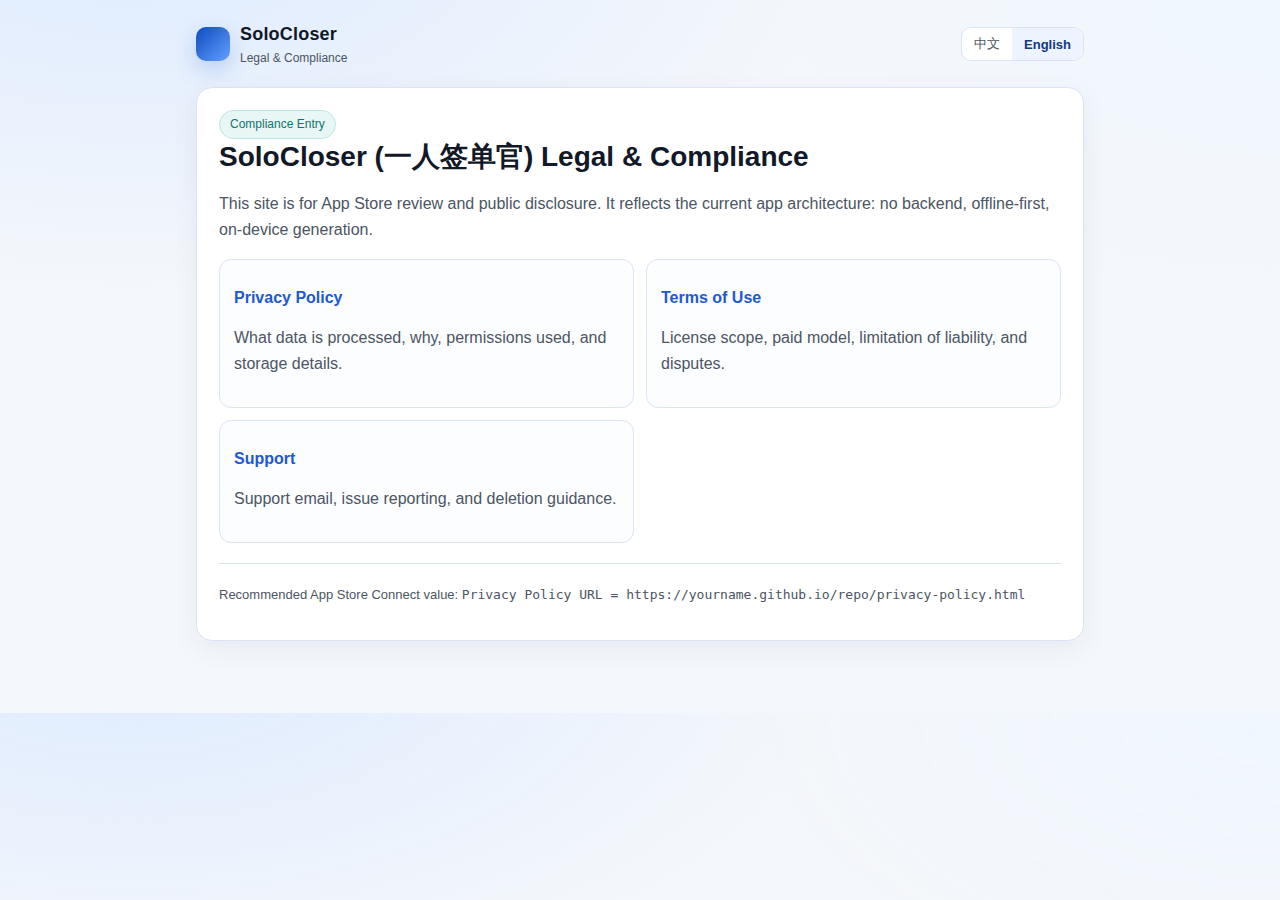
<file: index.html>
<!doctype html>
<html lang="zh-CN">
  <head>
    <meta charset="UTF-8" />
    <meta name="viewport" content="width=device-width, initial-scale=1" />
    <title>SoloCloser Legal</title>
    <link rel="stylesheet" href="assets/styles.css" />
  </head>
  <body>
    <main class="container">
      <div class="topbar">
        <div class="brand">
          <div class="logo"></div>
          <div>
            <p class="brand-title">SoloCloser</p>
            <p class="brand-sub">Legal & Compliance</p>
          </div>
        </div>
        <div class="lang-switch" aria-label="language switch">
          <button data-lang-btn="zh" type="button">中文</button>
          <button data-lang-btn="en" type="button">English</button>
        </div>
      </div>

      <section class="card" data-lang="zh">
        <span class="badge">合规页面入口</span>
        <h1>SoloCloser（一人签单官）法律与合规</h1>
        <p class="muted">
          本站用于 App Store 审核与用户公开披露。所有内容均对应当前应用版本：无后端、离线优先、本地生成。
        </p>
        <div class="grid">
          <a class="link-card" href="privacy-policy.html">
            <h3>隐私政策</h3>
            <p class="muted">说明收集范围、用途、权限与数据存储方式。</p>
          </a>
          <a class="link-card" href="terms-of-use.html">
            <h3>服务条款</h3>
            <p class="muted">说明授权范围、付费模式、责任限制与争议处理。</p>
          </a>
          <a class="link-card" href="support.html">
            <h3>支持与联系</h3>
            <p class="muted">提供客服邮箱、问题反馈和数据删除说明。</p>
          </a>
        </div>
        <hr />
        <p class="footer">
          建议在 App Store Connect 中填写：
          <code>Privacy Policy URL = https://你的用户名.github.io/仓库名/privacy-policy.html</code>
        </p>
      </section>

      <section class="card" data-lang="en">
        <span class="badge">Compliance Entry</span>
        <h1>SoloCloser (一人签单官) Legal & Compliance</h1>
        <p class="muted">
          This site is for App Store review and public disclosure. It reflects the current app architecture: no backend, offline-first, on-device generation.
        </p>
        <div class="grid">
          <a class="link-card" href="privacy-policy.html">
            <h3>Privacy Policy</h3>
            <p class="muted">What data is processed, why, permissions used, and storage details.</p>
          </a>
          <a class="link-card" href="terms-of-use.html">
            <h3>Terms of Use</h3>
            <p class="muted">License scope, paid model, limitation of liability, and disputes.</p>
          </a>
          <a class="link-card" href="support.html">
            <h3>Support</h3>
            <p class="muted">Support email, issue reporting, and deletion guidance.</p>
          </a>
        </div>
        <hr />
        <p class="footer">
          Recommended App Store Connect value:
          <code>Privacy Policy URL = https://yourname.github.io/repo/privacy-policy.html</code>
        </p>
      </section>
    </main>
    <script src="assets/site.js"></script>
  </body>
</html>
</file>
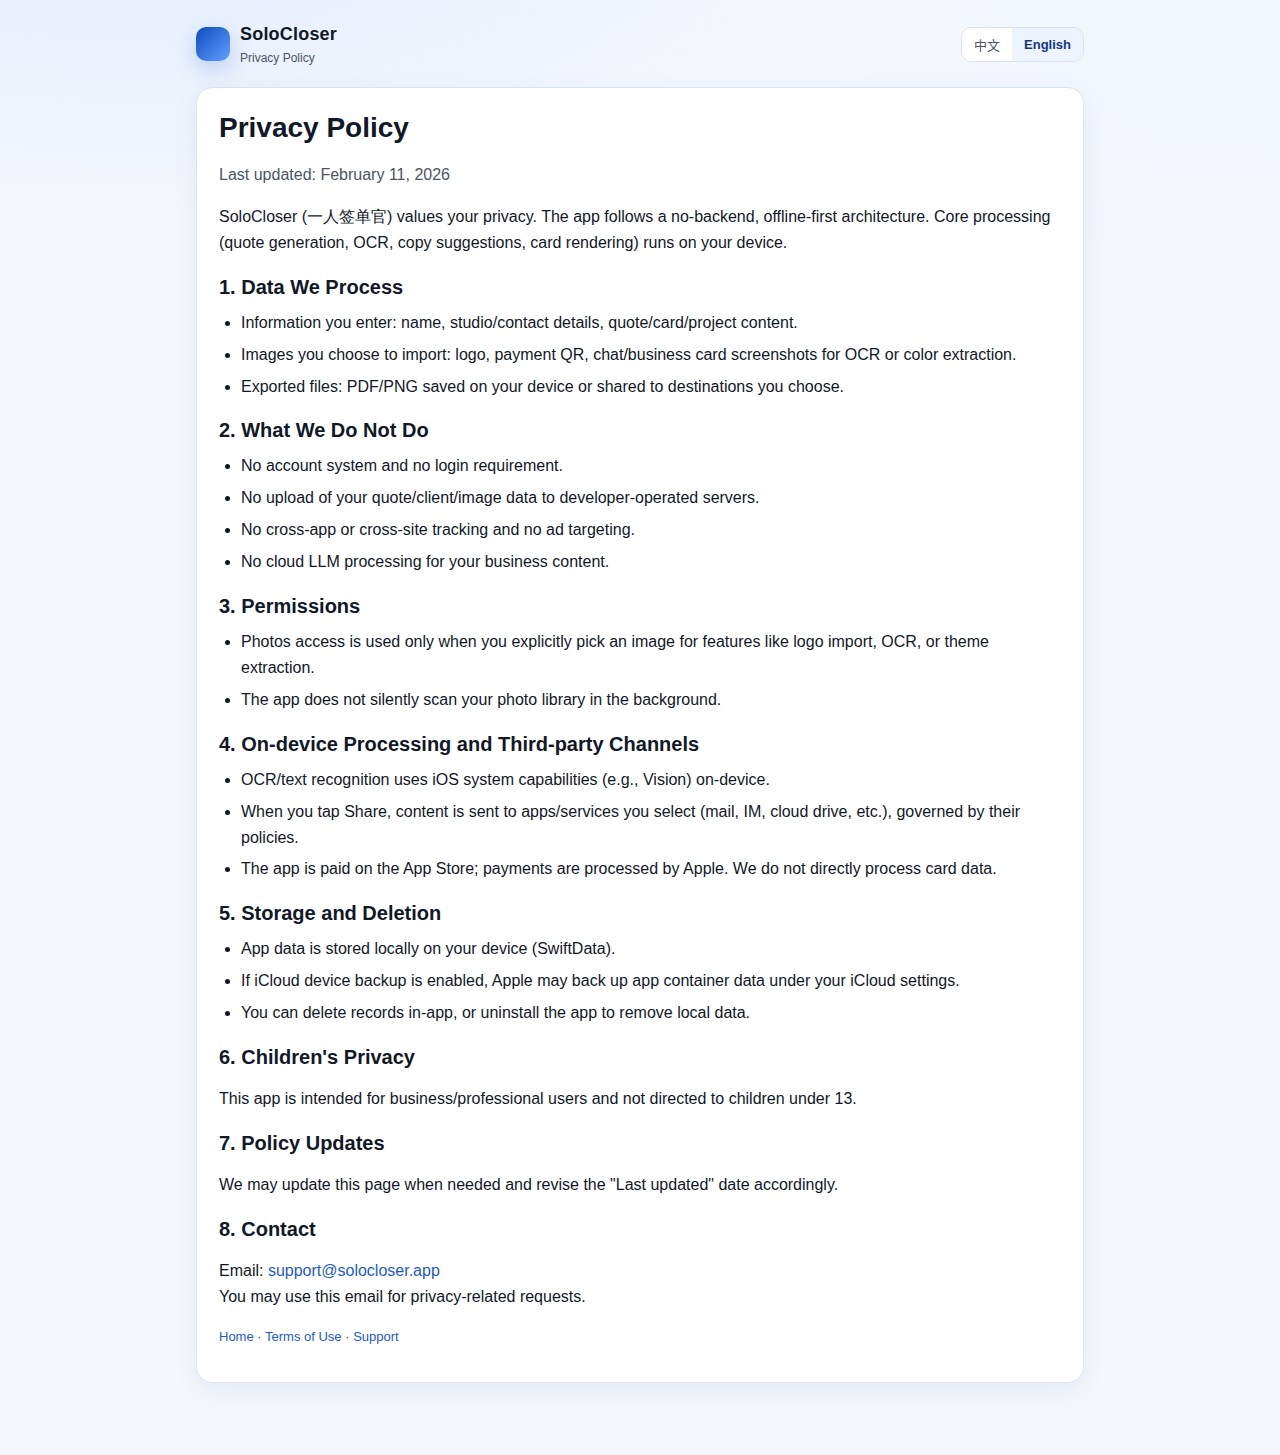
<file: privacy-policy.html>
<!doctype html>
<html lang="zh-CN">
  <head>
    <meta charset="UTF-8" />
    <meta name="viewport" content="width=device-width, initial-scale=1" />
    <title>Privacy Policy - SoloCloser</title>
    <link rel="stylesheet" href="assets/styles.css" />
  </head>
  <body>
    <main class="container">
      <div class="topbar">
        <div class="brand">
          <div class="logo"></div>
          <div>
            <p class="brand-title">SoloCloser</p>
            <p class="brand-sub">Privacy Policy</p>
          </div>
        </div>
        <div class="lang-switch" aria-label="language switch">
          <button data-lang-btn="zh" type="button">中文</button>
          <button data-lang-btn="en" type="button">English</button>
        </div>
      </div>

      <section class="card" data-lang="zh">
        <h1>隐私政策</h1>
        <p class="muted">最后更新：2026年2月11日</p>
        <p>
          SoloCloser（一人签单官）重视你的隐私。本应用采用无后端、离线优先架构，核心处理（报价生成、OCR识别、文案生成、卡片渲染）均在设备本地完成。
        </p>

        <h2>1. 我们处理的数据</h2>
        <ul>
          <li>你主动输入的信息：姓名、公司名、联系方式、项目/报价/卡片内容。</li>
          <li>你选择导入的图片：Logo、收款码、截图或名片图片（用于本地 OCR 或配色提取）。</li>
          <li>你导出的文件：PDF/PNG 保存在你的设备或你选择的分享目标中。</li>
        </ul>

        <h2>2. 我们不做的事情</h2>
        <ul>
          <li>不创建账号系统，不要求登录。</li>
          <li>不将你的报价、客户信息或图片上传到开发者服务器。</li>
          <li>不做跨应用/跨网站追踪，不做广告定向。</li>
          <li>不使用云端大模型处理你的业务内容。</li>
        </ul>

        <h2>3. 权限说明</h2>
        <ul>
          <li>照片权限：仅在你主动选择图片时读取，用于 Logo/名片/OCR/主题色提取等功能。</li>
          <li>应用不会在后台自动扫描你的相册。</li>
        </ul>

        <h2>4. 本地处理与第三方渠道</h2>
        <ul>
          <li>OCR 与文本识别由 iOS Vision 等系统能力在本机执行。</li>
          <li>当你点击“分享”时，内容会发送到你选择的第三方 App（如邮件、IM、云盘），该行为受对应平台隐私政策约束。</li>
          <li>应用为付费下载应用，交易由 Apple App Store 处理，开发者不直接处理你的支付卡信息。</li>
        </ul>

        <h2>5. 数据存储与删除</h2>
        <ul>
          <li>应用数据默认保存在你的设备本地（SwiftData）。</li>
          <li>如你开启 iCloud 设备备份，系统可能将应用容器备份到你的 iCloud（由 Apple 管理）。</li>
          <li>你可在应用内删除记录，或直接卸载应用清除本地数据。</li>
        </ul>

        <h2>6. 儿童隐私</h2>
        <p>本应用面向商业/职业用户，不面向13岁以下儿童。</p>

        <h2>7. 政策变更</h2>
        <p>如有重大变化，我们会更新本页并修改“最后更新”日期。</p>

        <h2>8. 联系我们</h2>
        <p>
          邮箱：<a href="mailto:support@solocloser.app">support@solocloser.app</a><br />
          你可通过该邮箱提交隐私相关请求。
        </p>

        <p class="footer"><a href="index.html">返回首页</a> · <a href="terms-of-use.html">服务条款</a> · <a href="support.html">支持页</a></p>
      </section>

      <section class="card" data-lang="en">
        <h1>Privacy Policy</h1>
        <p class="muted">Last updated: February 11, 2026</p>
        <p>
          SoloCloser (一人签单官) values your privacy. The app follows a no-backend, offline-first architecture.
          Core processing (quote generation, OCR, copy suggestions, card rendering) runs on your device.
        </p>

        <h2>1. Data We Process</h2>
        <ul>
          <li>Information you enter: name, studio/contact details, quote/card/project content.</li>
          <li>Images you choose to import: logo, payment QR, chat/business card screenshots for OCR or color extraction.</li>
          <li>Exported files: PDF/PNG saved on your device or shared to destinations you choose.</li>
        </ul>

        <h2>2. What We Do Not Do</h2>
        <ul>
          <li>No account system and no login requirement.</li>
          <li>No upload of your quote/client/image data to developer-operated servers.</li>
          <li>No cross-app or cross-site tracking and no ad targeting.</li>
          <li>No cloud LLM processing for your business content.</li>
        </ul>

        <h2>3. Permissions</h2>
        <ul>
          <li>Photos access is used only when you explicitly pick an image for features like logo import, OCR, or theme extraction.</li>
          <li>The app does not silently scan your photo library in the background.</li>
        </ul>

        <h2>4. On-device Processing and Third-party Channels</h2>
        <ul>
          <li>OCR/text recognition uses iOS system capabilities (e.g., Vision) on-device.</li>
          <li>When you tap Share, content is sent to apps/services you select (mail, IM, cloud drive, etc.), governed by their policies.</li>
          <li>The app is paid on the App Store; payments are processed by Apple. We do not directly process card data.</li>
        </ul>

        <h2>5. Storage and Deletion</h2>
        <ul>
          <li>App data is stored locally on your device (SwiftData).</li>
          <li>If iCloud device backup is enabled, Apple may back up app container data under your iCloud settings.</li>
          <li>You can delete records in-app, or uninstall the app to remove local data.</li>
        </ul>

        <h2>6. Children's Privacy</h2>
        <p>This app is intended for business/professional users and not directed to children under 13.</p>

        <h2>7. Policy Updates</h2>
        <p>We may update this page when needed and revise the "Last updated" date accordingly.</p>

        <h2>8. Contact</h2>
        <p>
          Email: <a href="mailto:support@solocloser.app">support@solocloser.app</a><br />
          You may use this email for privacy-related requests.
        </p>

        <p class="footer"><a href="index.html">Home</a> · <a href="terms-of-use.html">Terms of Use</a> · <a href="support.html">Support</a></p>
      </section>
    </main>
    <script src="assets/site.js"></script>
  </body>
</html>
</file>
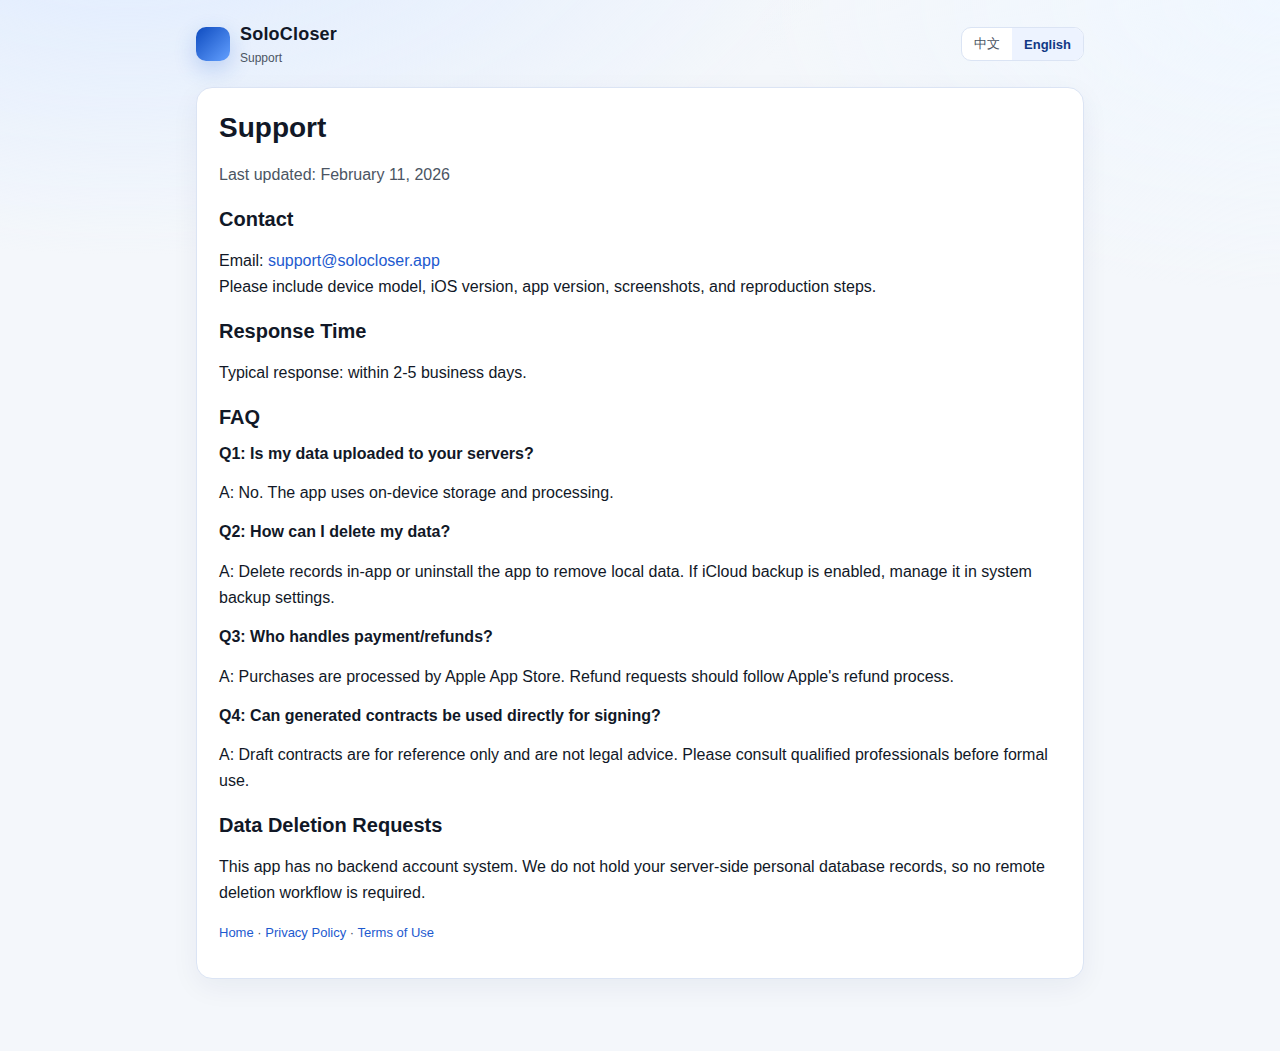
<file: support.html>
<!doctype html>
<html lang="zh-CN">
  <head>
    <meta charset="UTF-8" />
    <meta name="viewport" content="width=device-width, initial-scale=1" />
    <title>Support - SoloCloser</title>
    <link rel="stylesheet" href="assets/styles.css" />
  </head>
  <body>
    <main class="container">
      <div class="topbar">
        <div class="brand">
          <div class="logo"></div>
          <div>
            <p class="brand-title">SoloCloser</p>
            <p class="brand-sub">Support</p>
          </div>
        </div>
        <div class="lang-switch" aria-label="language switch">
          <button data-lang-btn="zh" type="button">中文</button>
          <button data-lang-btn="en" type="button">English</button>
        </div>
      </div>

      <section class="card" data-lang="zh">
        <h1>支持与联系</h1>
        <p class="muted">最后更新：2026年2月11日</p>

        <h2>联系方式</h2>
        <p>
          邮箱：<a href="mailto:support@solocloser.app">support@libethea.com</a><br />
          建议反馈时附上：机型、iOS版本、应用版本、问题截图和复现步骤。
        </p>

        <h2>响应时间</h2>
        <p>通常在 2-5 个工作日内回复。</p>

        <h2>常见问题</h2>
        <h3>Q1: 我的数据会上传到你们服务器吗？</h3>
        <p>A: 不会。应用采用本地存储与本地处理。</p>

        <h3>Q2: 我如何删除数据？</h3>
        <p>A: 你可以在应用内逐条删除，或卸载应用清除本地数据。若开启 iCloud 备份，可在系统备份设置里管理。</p>

        <h3>Q3: 付款或退款问题找谁？</h3>
        <p>A: 付费下载由 Apple App Store 处理，退款请走 Apple 的退款流程。</p>

        <h3>Q4: 生成的合同是否可直接用于签约？</h3>
        <p>A: 合同草案仅供参考，不构成法律意见，正式使用前建议请专业人士审核。</p>

        <h2>数据删除请求说明</h2>
        <p>本应用无服务端账号体系。我们不持有你的服务器侧个人数据，因此不涉及远程数据库删除流程。</p>

        <p class="footer"><a href="index.html">返回首页</a> · <a href="privacy-policy.html">隐私政策</a> · <a href="terms-of-use.html">服务条款</a></p>
      </section>

      <section class="card" data-lang="en">
        <h1>Support</h1>
        <p class="muted">Last updated: February 11, 2026</p>

        <h2>Contact</h2>
        <p>
          Email: <a href="mailto:support@solocloser.app">support@solocloser.app</a><br />
          Please include device model, iOS version, app version, screenshots, and reproduction steps.
        </p>

        <h2>Response Time</h2>
        <p>Typical response: within 2-5 business days.</p>

        <h2>FAQ</h2>
        <h3>Q1: Is my data uploaded to your servers?</h3>
        <p>A: No. The app uses on-device storage and processing.</p>

        <h3>Q2: How can I delete my data?</h3>
        <p>A: Delete records in-app or uninstall the app to remove local data. If iCloud backup is enabled, manage it in system backup settings.</p>

        <h3>Q3: Who handles payment/refunds?</h3>
        <p>A: Purchases are processed by Apple App Store. Refund requests should follow Apple's refund process.</p>

        <h3>Q4: Can generated contracts be used directly for signing?</h3>
        <p>A: Draft contracts are for reference only and are not legal advice. Please consult qualified professionals before formal use.</p>

        <h2>Data Deletion Requests</h2>
        <p>This app has no backend account system. We do not hold your server-side personal database records, so no remote deletion workflow is required.</p>

        <p class="footer"><a href="index.html">Home</a> · <a href="privacy-policy.html">Privacy Policy</a> · <a href="terms-of-use.html">Terms of Use</a></p>
      </section>
    </main>
    <script src="assets/site.js"></script>
  </body>
</html>
</file>
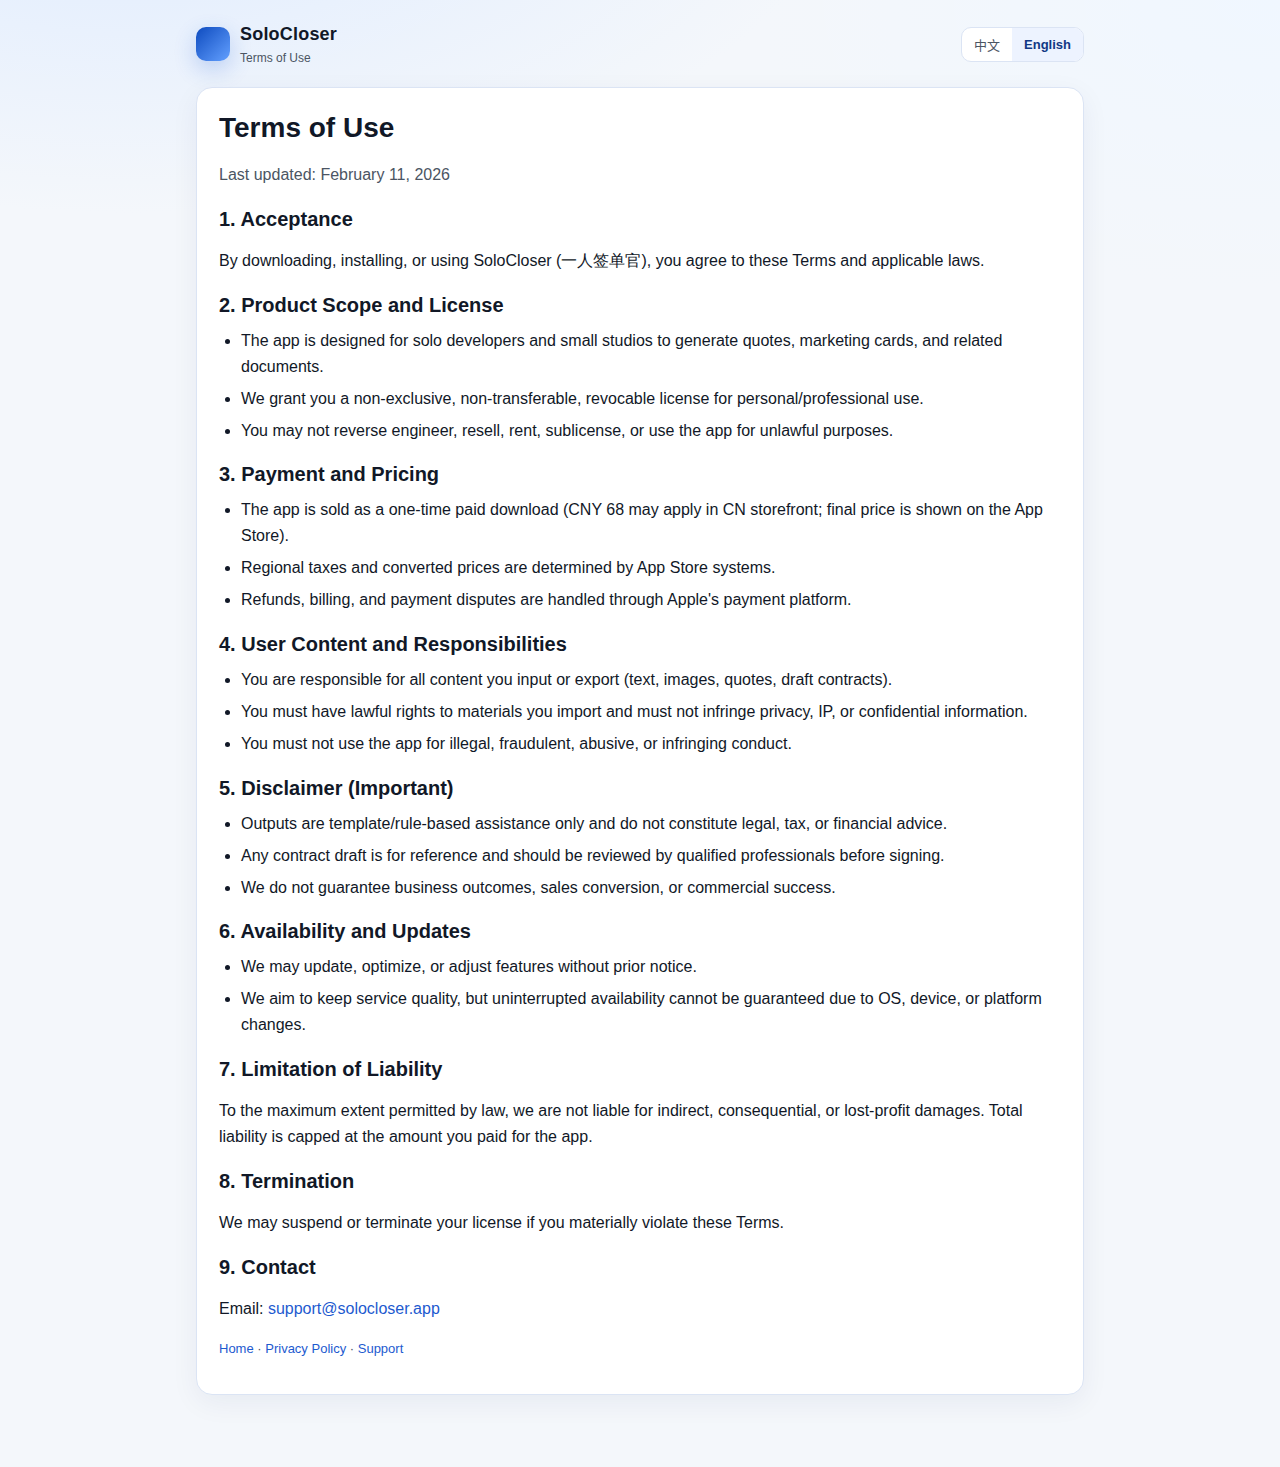
<file: terms-of-use.html>
<!doctype html>
<html lang="zh-CN">
  <head>
    <meta charset="UTF-8" />
    <meta name="viewport" content="width=device-width, initial-scale=1" />
    <title>Terms of Use - SoloCloser</title>
    <link rel="stylesheet" href="assets/styles.css" />
  </head>
  <body>
    <main class="container">
      <div class="topbar">
        <div class="brand">
          <div class="logo"></div>
          <div>
            <p class="brand-title">SoloCloser</p>
            <p class="brand-sub">Terms of Use</p>
          </div>
        </div>
        <div class="lang-switch" aria-label="language switch">
          <button data-lang-btn="zh" type="button">中文</button>
          <button data-lang-btn="en" type="button">English</button>
        </div>
      </div>

      <section class="card" data-lang="zh">
        <h1>服务条款</h1>
        <p class="muted">最后更新：2026年2月11日</p>

        <h2>1. 接受条款</h2>
        <p>下载、安装或使用 SoloCloser（一人签单官），表示你同意本条款与适用法律。</p>

        <h2>2. 产品定位与授权</h2>
        <ul>
          <li>本应用面向独立开发者/一人公司，用于生成报价单、产品宣传图及相关文档。</li>
          <li>我们授予你一项非独占、不可转授权、可撤销的个人使用许可。</li>
          <li>未经许可，不得反向工程、转售、出租或用于非法用途。</li>
        </ul>

        <h2>3. 付费与价格</h2>
        <ul>
          <li>本应用为一次性付费下载产品（中国区标价可为 68 元，具体以 App Store 展示为准）。</li>
          <li>不同国家/地区的税费与换算价格由 App Store 体系决定。</li>
          <li>退款、账单与支付争议由 Apple 支付体系处理。</li>
        </ul>

        <h2>4. 用户内容与责任</h2>
        <ul>
          <li>你对输入和导出的内容（文本、图像、报价、合同草案）承担责任。</li>
          <li>你应确保拥有上传素材的合法权利，不侵犯他人知识产权、隐私或商业秘密。</li>
          <li>你不得使用本应用从事违法、欺诈、骚扰或侵权行为。</li>
        </ul>

        <h2>5. 免责声明（重要）</h2>
        <ul>
          <li>本应用输出内容仅为模板化与规则化辅助，不构成法律、税务或财务专业意见。</li>
          <li>“合同草案”仅供参考，正式签约前请由专业人士审核。</li>
          <li>我们不保证你使用本应用后必然获得商业成交结果。</li>
        </ul>

        <h2>6. 可用性与更新</h2>
        <ul>
          <li>我们可在不另行通知的情况下修复、优化或调整功能。</li>
          <li>因系统升级、设备兼容性、第三方平台策略变动导致的中断，我们将尽量修复，但不承诺绝对连续可用。</li>
        </ul>

        <h2>7. 责任限制</h2>
        <p>在法律允许范围内，开发者对间接损失、利润损失或机会损失不承担责任。总责任上限不超过你购买本应用实际支付金额。</p>

        <h2>8. 终止</h2>
        <p>若你违反本条款，我们可中止或终止你对应用的使用许可。</p>

        <h2>9. 联系方式</h2>
        <p>
          邮箱：<a href="mailto:support@solocloser.app">support@solocloser.app</a>
        </p>

        <p class="footer"><a href="index.html">返回首页</a> · <a href="privacy-policy.html">隐私政策</a> · <a href="support.html">支持页</a></p>
      </section>

      <section class="card" data-lang="en">
        <h1>Terms of Use</h1>
        <p class="muted">Last updated: February 11, 2026</p>

        <h2>1. Acceptance</h2>
        <p>By downloading, installing, or using SoloCloser (一人签单官), you agree to these Terms and applicable laws.</p>

        <h2>2. Product Scope and License</h2>
        <ul>
          <li>The app is designed for solo developers and small studios to generate quotes, marketing cards, and related documents.</li>
          <li>We grant you a non-exclusive, non-transferable, revocable license for personal/professional use.</li>
          <li>You may not reverse engineer, resell, rent, sublicense, or use the app for unlawful purposes.</li>
        </ul>

        <h2>3. Payment and Pricing</h2>
        <ul>
          <li>The app is sold as a one-time paid download (CNY 68 may apply in CN storefront; final price is shown on the App Store).</li>
          <li>Regional taxes and converted prices are determined by App Store systems.</li>
          <li>Refunds, billing, and payment disputes are handled through Apple's payment platform.</li>
        </ul>

        <h2>4. User Content and Responsibilities</h2>
        <ul>
          <li>You are responsible for all content you input or export (text, images, quotes, draft contracts).</li>
          <li>You must have lawful rights to materials you import and must not infringe privacy, IP, or confidential information.</li>
          <li>You must not use the app for illegal, fraudulent, abusive, or infringing conduct.</li>
        </ul>

        <h2>5. Disclaimer (Important)</h2>
        <ul>
          <li>Outputs are template/rule-based assistance only and do not constitute legal, tax, or financial advice.</li>
          <li>Any contract draft is for reference and should be reviewed by qualified professionals before signing.</li>
          <li>We do not guarantee business outcomes, sales conversion, or commercial success.</li>
        </ul>

        <h2>6. Availability and Updates</h2>
        <ul>
          <li>We may update, optimize, or adjust features without prior notice.</li>
          <li>We aim to keep service quality, but uninterrupted availability cannot be guaranteed due to OS, device, or platform changes.</li>
        </ul>

        <h2>7. Limitation of Liability</h2>
        <p>To the maximum extent permitted by law, we are not liable for indirect, consequential, or lost-profit damages. Total liability is capped at the amount you paid for the app.</p>

        <h2>8. Termination</h2>
        <p>We may suspend or terminate your license if you materially violate these Terms.</p>

        <h2>9. Contact</h2>
        <p>
          Email: <a href="mailto:support@solocloser.app">support@solocloser.app</a>
        </p>

        <p class="footer"><a href="index.html">Home</a> · <a href="privacy-policy.html">Privacy Policy</a> · <a href="support.html">Support</a></p>
      </section>
    </main>
    <script src="assets/site.js"></script>
  </body>
</html>
</file>
<file: assets/styles.css>
:root {
  --bg: #f4f7fb;
  --card: #ffffff;
  --ink: #111827;
  --sub: #4b5563;
  --brand: #1d5acf;
  --border: #dbe4f4;
  --ok: #0f766e;
}

* {
  box-sizing: border-box;
}

html,
body {
  margin: 0;
  padding: 0;
  background: radial-gradient(1200px 600px at 10% -10%, #deebff 0, transparent 60%),
    radial-gradient(900px 500px at 100% 0, #f0f7ff 0, transparent 58%),
    var(--bg);
  color: var(--ink);
  font-family: "SF Pro Text", "PingFang SC", "Helvetica Neue", Arial, sans-serif;
  line-height: 1.62;
}

a {
  color: var(--brand);
  text-decoration: none;
}

a:hover {
  text-decoration: underline;
}

.container {
  max-width: 920px;
  margin: 0 auto;
  padding: 20px 16px 56px;
}

.topbar {
  display: flex;
  align-items: center;
  justify-content: space-between;
  gap: 16px;
  margin-bottom: 18px;
}

.brand {
  display: flex;
  gap: 10px;
  align-items: center;
}

.logo {
  width: 34px;
  height: 34px;
  border-radius: 10px;
  background: linear-gradient(135deg, #0e4bbf, #63a0ff);
  box-shadow: 0 8px 22px rgba(29, 90, 207, 0.24);
}

.brand-title {
  margin: 0;
  font-size: 18px;
  font-weight: 800;
  letter-spacing: 0.2px;
}

.brand-sub {
  margin: 0;
  color: var(--sub);
  font-size: 12px;
}

.lang-switch {
  display: inline-flex;
  border: 1px solid var(--border);
  border-radius: 10px;
  overflow: hidden;
  background: #fff;
}

.lang-switch button {
  border: 0;
  background: transparent;
  padding: 7px 12px;
  font-size: 13px;
  color: var(--sub);
  cursor: pointer;
}

.lang-switch button.active {
  background: #edf3ff;
  color: #123884;
  font-weight: 700;
}

.card {
  background: var(--card);
  border: 1px solid var(--border);
  border-radius: 16px;
  padding: 22px;
  box-shadow: 0 8px 28px rgba(20, 40, 80, 0.06);
  margin-bottom: 16px;
}

.card h1,
.card h2,
.card h3 {
  margin: 0 0 10px;
  line-height: 1.3;
}

.card h1 {
  font-size: 28px;
  margin-bottom: 8px;
}

.card h2 {
  font-size: 20px;
  margin-top: 18px;
}

.card h3 {
  font-size: 16px;
  margin-top: 14px;
}

.muted {
  color: var(--sub);
}

.grid {
  display: grid;
  grid-template-columns: repeat(2, minmax(0, 1fr));
  gap: 12px;
}

.link-card {
  border: 1px solid var(--border);
  border-radius: 12px;
  padding: 14px;
  background: #fcfdff;
}

.badge {
  display: inline-block;
  background: #e8f7f5;
  color: var(--ok);
  border: 1px solid #bae8e3;
  border-radius: 999px;
  font-size: 12px;
  padding: 4px 10px;
}

ul,
ol {
  margin: 8px 0 0;
  padding-left: 22px;
}

li + li {
  margin-top: 6px;
}

hr {
  border: 0;
  border-top: 1px solid var(--border);
  margin: 20px 0;
}

.footer {
  color: var(--sub);
  font-size: 13px;
  margin-top: 12px;
}

[data-lang] {
  display: none;
}

[data-lang].active {
  display: block;
}

.inline-lang[data-lang].active {
  display: inline;
}

@media (max-width: 760px) {
  .grid {
    grid-template-columns: 1fr;
  }

  .card {
    padding: 18px;
  }

  .card h1 {
    font-size: 24px;
  }

  .topbar {
    align-items: flex-start;
    flex-direction: column;
  }
}
</file>
